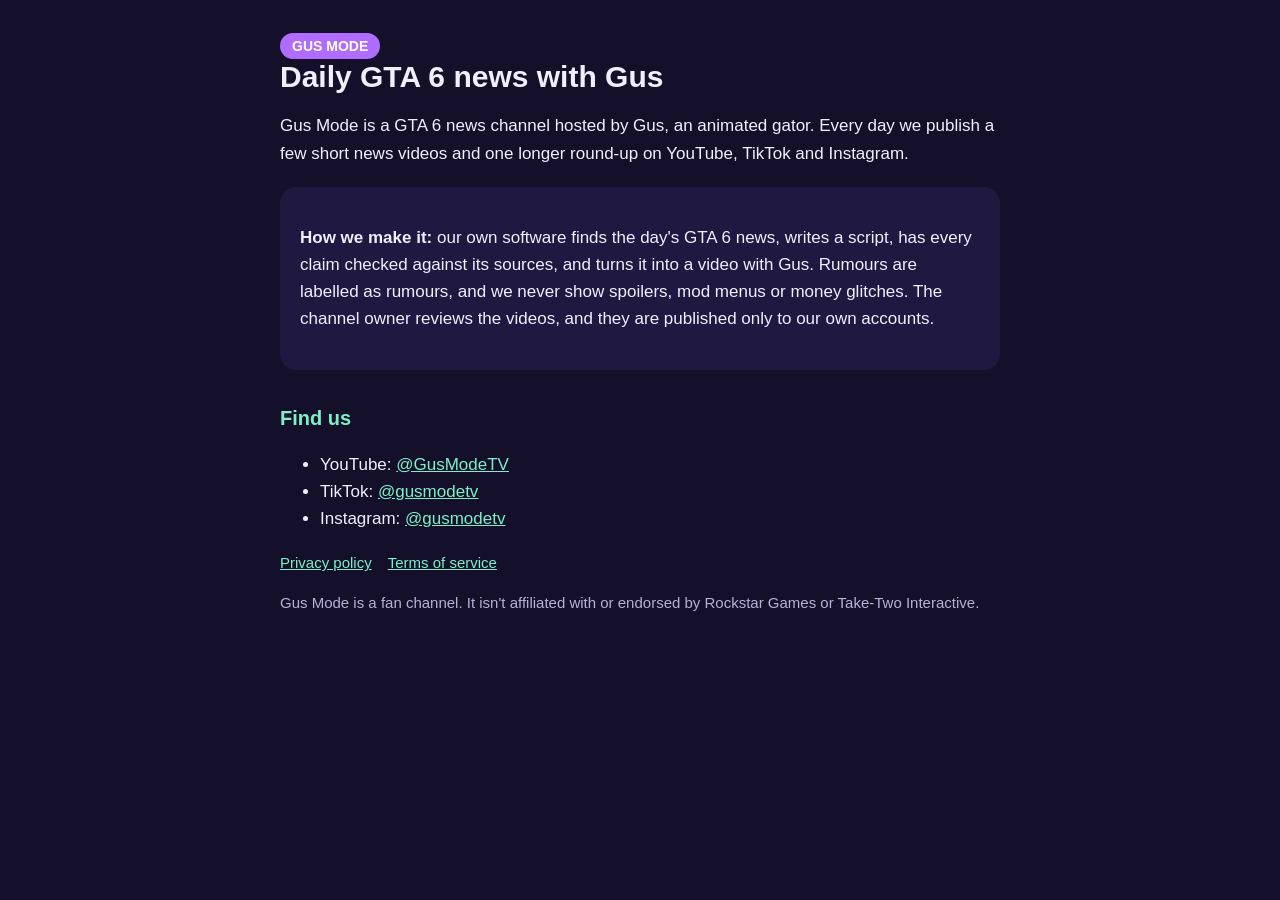
<file: index.html>
<!DOCTYPE html>
<html lang="en"><head><meta charset="utf-8"><meta name="viewport" content="width=device-width, initial-scale=1">
<title>Gus Mode: daily GTA 6 news</title><link rel="stylesheet" href="style.css"></head>
<body><main>
<span class="badge">GUS MODE</span>
<h1>Daily GTA 6 news with Gus</h1>
<p>Gus Mode is a GTA 6 news channel hosted by Gus, an animated gator. Every day we publish a few short news videos
and one longer round-up on YouTube, TikTok and Instagram.</p>
<div class="card">
<p><b>How we make it:</b> our own software finds the day's GTA 6 news, writes a script, has every claim checked
against its sources, and turns it into a video with Gus. Rumours are labelled as rumours, and we never show spoilers,
mod menus or money glitches. The channel owner reviews the videos, and they are published only to our own accounts.</p>
</div>
<h2>Find us</h2>
<ul>
<li>YouTube: <a href="https://www.youtube.com/@GusModeTV">@GusModeTV</a></li>
<li>TikTok: <a href="https://www.tiktok.com/@gusmodetv">@gusmodetv</a></li>
<li>Instagram: <a href="https://www.instagram.com/gusmodetv/">@gusmodetv</a></li>
</ul>
<nav><a href="privacy.html">Privacy policy</a><a href="terms.html">Terms of service</a></nav>
<p class="muted">Gus Mode is a fan channel. It isn't affiliated with or endorsed by Rockstar Games or Take-Two Interactive.</p>
</main></body></html>
</file>
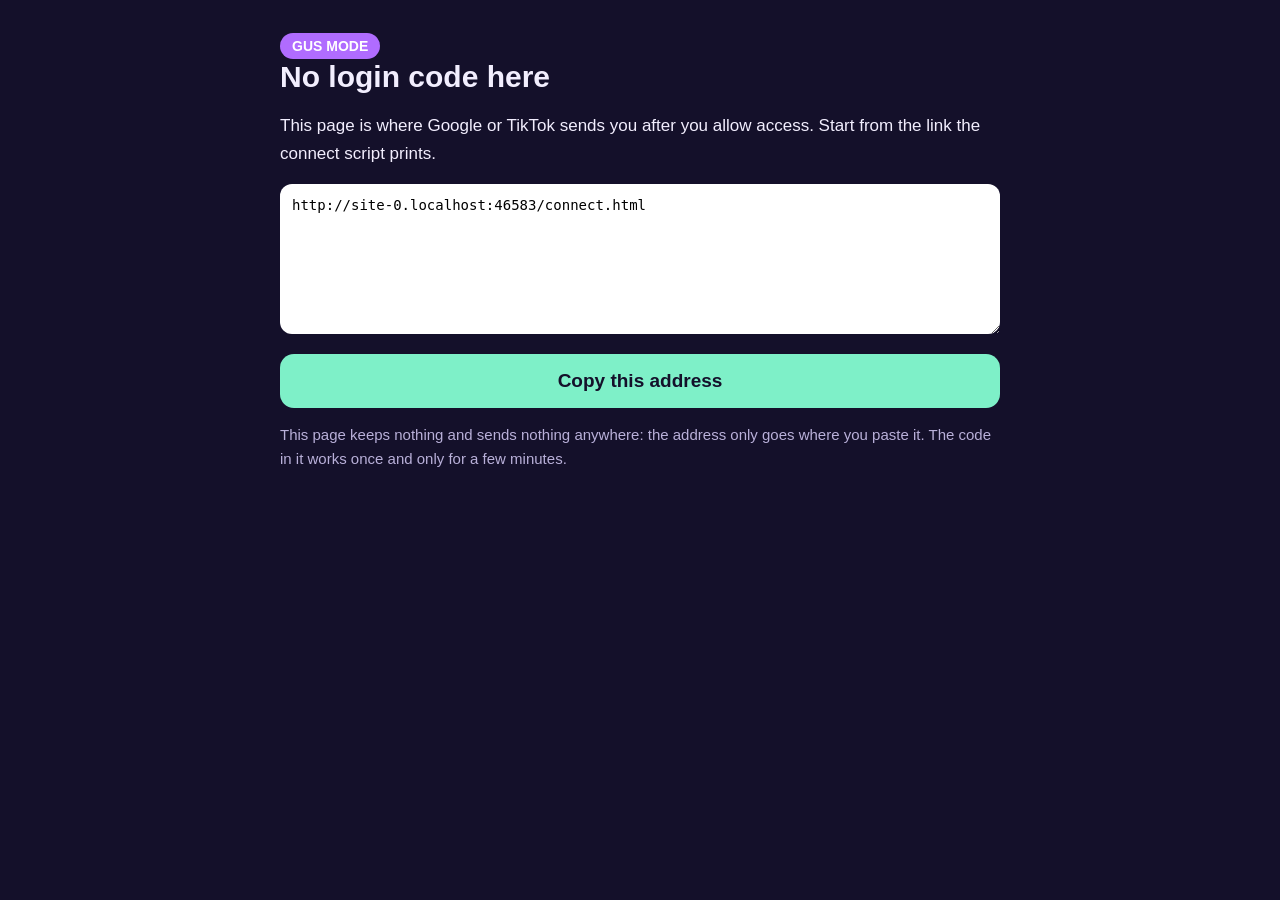
<file: connect.html>
<!DOCTYPE html>
<html lang="en"><head><meta charset="utf-8"><meta name="viewport" content="width=device-width, initial-scale=1">
<meta name="robots" content="noindex"><meta name="referrer" content="no-referrer">
<title>Connect · Gus Mode</title><link rel="stylesheet" href="style.css"></head>
<body><main>
<span class="badge">GUS MODE</span>
<h1 id="title">Almost connected</h1>
<p id="what">Copy this page's address and paste it into the terminal where the connect script is waiting.</p>
<textarea id="addr" readonly></textarea>
<button id="copy">Copy this address</button>
<p class="muted">This page keeps nothing and sends nothing anywhere: the address only goes where you paste it. The code in
it works once and only for a few minutes.</p>
<script>
  var a = document.getElementById("addr"), b = document.getElementById("copy");
  a.value = window.location.href;
  if (!/[?&]code=/.test(window.location.search)) {
    document.getElementById("title").textContent = "No login code here";
    document.getElementById("what").textContent = /[?&]error=/.test(window.location.search)
      ? "The login was cancelled or refused. Run the connect script again and use its new link."
      : "This page is where Google or TikTok sends you after you allow access. Start from the link the connect script prints.";
  }
  b.onclick = function () {
    a.focus(); a.select(); a.setSelectionRange(0, 99999);
    var done = function () { b.textContent = "Copied! Now paste it in the terminal"; };
    if (navigator.clipboard) { navigator.clipboard.writeText(a.value).then(done, function () { document.execCommand("copy"); done(); }); }
    else { document.execCommand("copy"); done(); }
  };
</script>
</main></body></html>
</file>
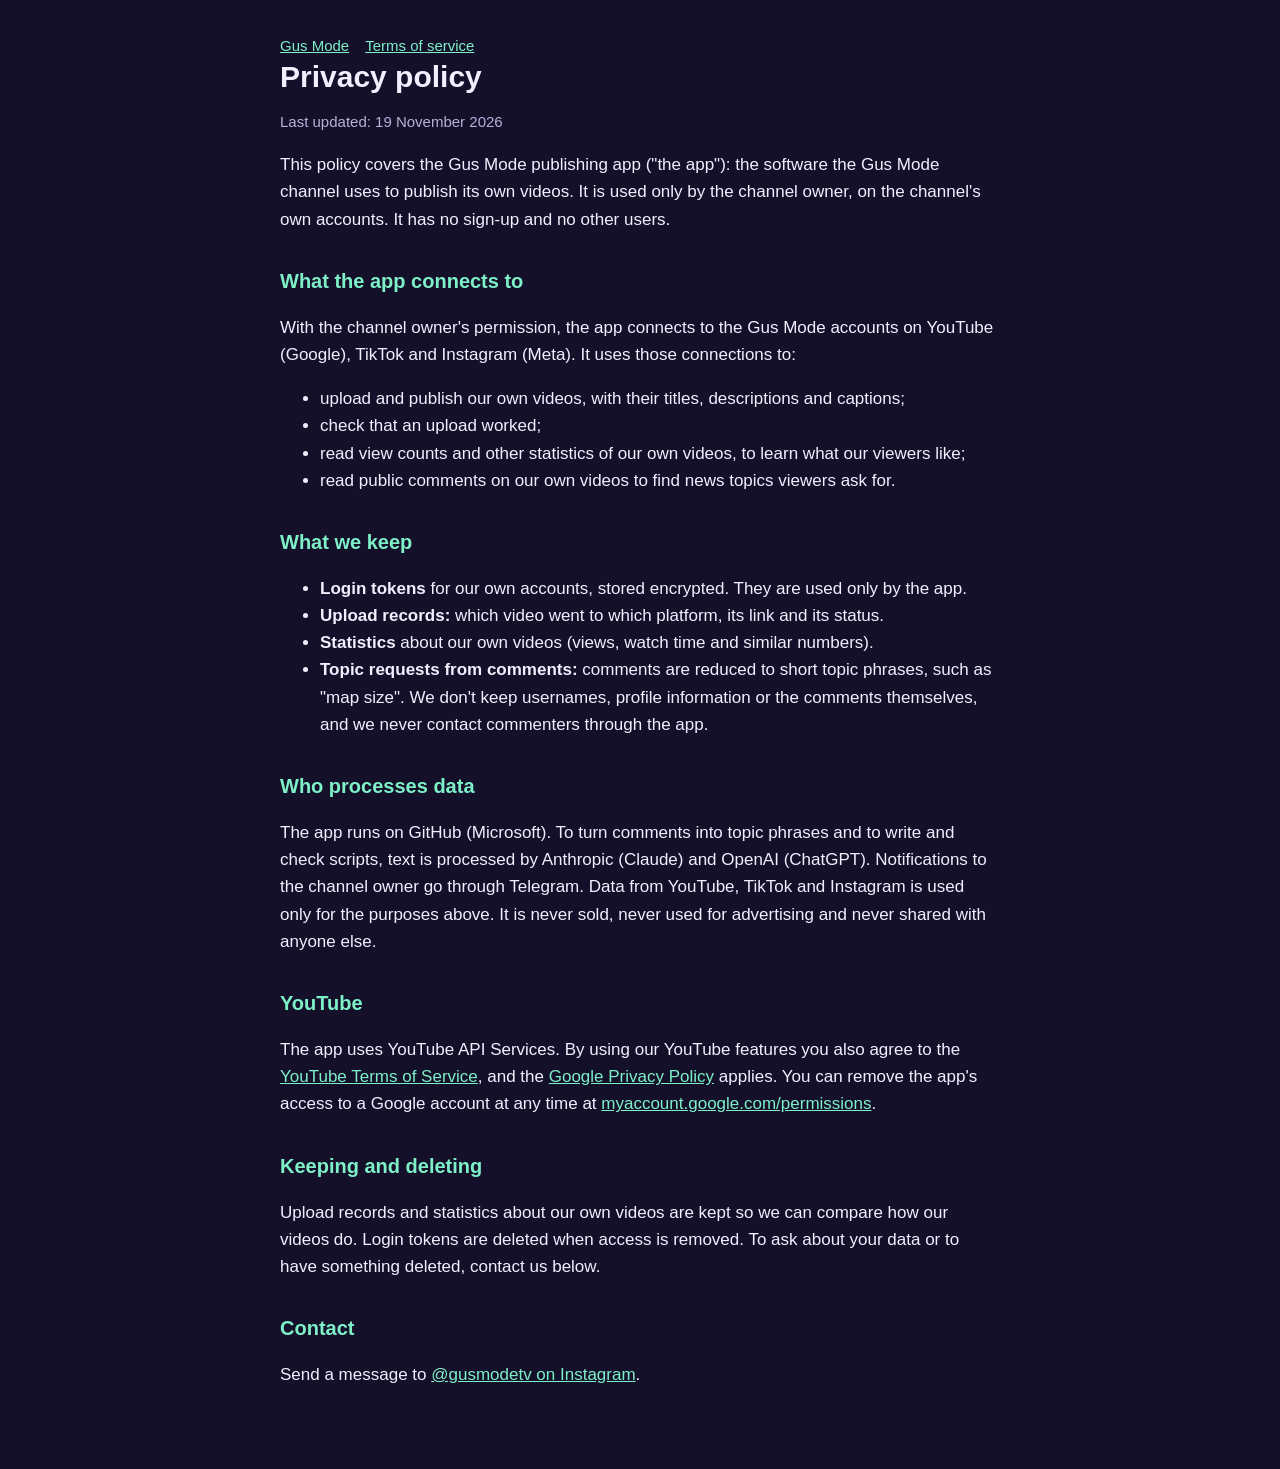
<file: privacy.html>
<!DOCTYPE html>
<html lang="en"><head><meta charset="utf-8"><meta name="viewport" content="width=device-width, initial-scale=1">
<title>Privacy policy · Gus Mode</title><link rel="stylesheet" href="style.css"></head>
<body><main>
<nav><a href="index.html">Gus Mode</a><a href="terms.html">Terms of service</a></nav>
<h1>Privacy policy</h1>
<p class="muted">Last updated: 19 November 2026</p>

<p>This policy covers the Gus Mode publishing app ("the app"): the software the Gus Mode channel uses to publish its
own videos. It is used only by the channel owner, on the channel's own accounts. It has no sign-up and no other users.</p>

<h2>What the app connects to</h2>
<p>With the channel owner's permission, the app connects to the Gus Mode accounts on YouTube (Google), TikTok and
Instagram (Meta). It uses those connections to:</p>
<ul>
<li>upload and publish our own videos, with their titles, descriptions and captions;</li>
<li>check that an upload worked;</li>
<li>read view counts and other statistics of our own videos, to learn what our viewers like;</li>
<li>read public comments on our own videos to find news topics viewers ask for.</li>
</ul>

<h2>What we keep</h2>
<ul>
<li><b>Login tokens</b> for our own accounts, stored encrypted. They are used only by the app.</li>
<li><b>Upload records:</b> which video went to which platform, its link and its status.</li>
<li><b>Statistics</b> about our own videos (views, watch time and similar numbers).</li>
<li><b>Topic requests from comments:</b> comments are reduced to short topic phrases, such as "map size". We don't keep
usernames, profile information or the comments themselves, and we never contact commenters through the app.</li>
</ul>

<h2>Who processes data</h2>
<p>The app runs on GitHub (Microsoft). To turn comments into topic phrases and to write and check scripts, text is
processed by Anthropic (Claude) and OpenAI (ChatGPT). Notifications to the channel owner go through Telegram. Data from
YouTube, TikTok and Instagram is used only for the purposes above. It is never sold, never used for advertising and
never shared with anyone else.</p>

<h2>YouTube</h2>
<p>The app uses YouTube API Services. By using our YouTube features you also agree to the
<a href="https://www.youtube.com/t/terms">YouTube Terms of Service</a>, and the
<a href="https://policies.google.com/privacy">Google Privacy Policy</a> applies. You can remove the app's access to a
Google account at any time at <a href="https://myaccount.google.com/permissions">myaccount.google.com/permissions</a>.</p>

<h2>Keeping and deleting</h2>
<p>Upload records and statistics about our own videos are kept so we can compare how our videos do. Login tokens are
deleted when access is removed. To ask about your data or to have something deleted, contact us below.</p>

<h2>Contact</h2>
<p>Send a message to <a href="https://www.instagram.com/gusmodetv/">@gusmodetv on Instagram</a>.</p>
</main></body></html>
</file>
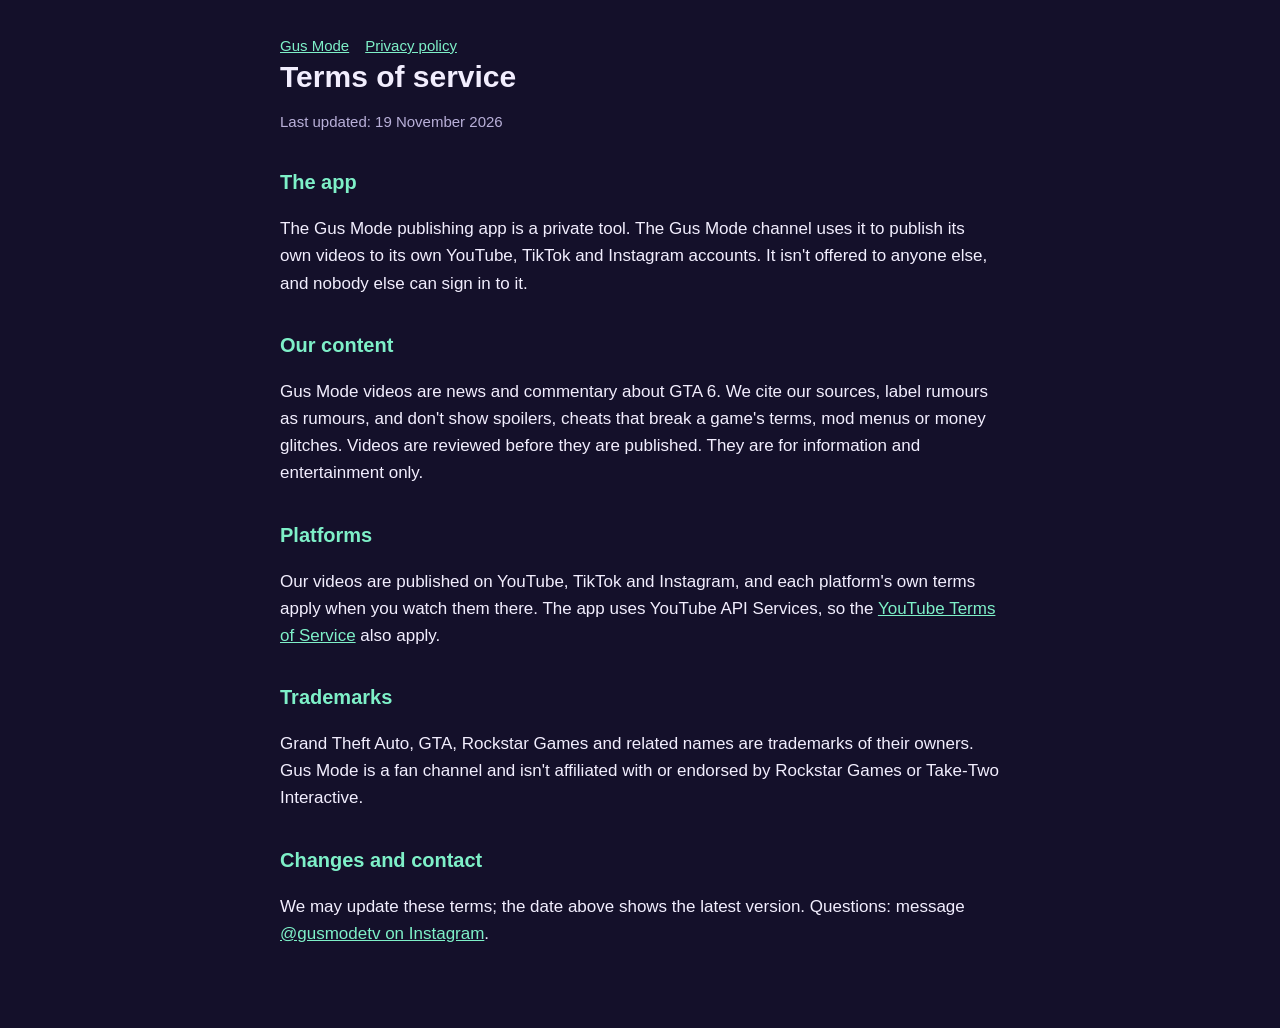
<file: terms.html>
<!DOCTYPE html>
<html lang="en"><head><meta charset="utf-8"><meta name="viewport" content="width=device-width, initial-scale=1">
<title>Terms of service · Gus Mode</title><link rel="stylesheet" href="style.css"></head>
<body><main>
<nav><a href="index.html">Gus Mode</a><a href="privacy.html">Privacy policy</a></nav>
<h1>Terms of service</h1>
<p class="muted">Last updated: 19 November 2026</p>

<h2>The app</h2>
<p>The Gus Mode publishing app is a private tool. The Gus Mode channel uses it to publish its own videos to its own
YouTube, TikTok and Instagram accounts. It isn't offered to anyone else, and nobody else can sign in to it.</p>

<h2>Our content</h2>
<p>Gus Mode videos are news and commentary about GTA 6. We cite our sources, label rumours as rumours, and don't show
spoilers, cheats that break a game's terms, mod menus or money glitches. Videos are reviewed before they are published.
They are for information and entertainment only.</p>

<h2>Platforms</h2>
<p>Our videos are published on YouTube, TikTok and Instagram, and each platform's own terms apply when you watch them
there. The app uses YouTube API Services, so the <a href="https://www.youtube.com/t/terms">YouTube Terms of Service</a>
also apply.</p>

<h2>Trademarks</h2>
<p>Grand Theft Auto, GTA, Rockstar Games and related names are trademarks of their owners. Gus Mode is a fan channel and
isn't affiliated with or endorsed by Rockstar Games or Take-Two Interactive.</p>

<h2>Changes and contact</h2>
<p>We may update these terms; the date above shows the latest version. Questions: message
<a href="https://www.instagram.com/gusmodetv/">@gusmodetv on Instagram</a>.</p>
</main></body></html>
</file>
<file: style.css>
:root { --bg:#14102a; --card:#1f1840; --text:#f2eefe; --muted:#b9b0d9; --accent:#7ef0c8; --accent2:#b06cff; }
* { box-sizing: border-box; }
body { margin:0; background:var(--bg); color:var(--text); font:17px/1.6 -apple-system, "Segoe UI", Roboto, sans-serif; }
main { max-width: 760px; margin: 0 auto; padding: 32px 20px 64px; }
h1 { font-size: 30px; line-height:1.2; margin: 0 0 6px; }
h2 { font-size: 20px; margin: 32px 0 8px; color: var(--accent); }
p, li { color: var(--text); }
.muted { color: var(--muted); font-size: 15px; }
a { color: var(--accent); }
.card { background: var(--card); border-radius: 16px; padding: 20px; margin: 20px 0; }
nav a { margin-right: 16px; font-size: 15px; }
.badge { display:inline-block; background: var(--accent2); color:#fff; border-radius: 999px; padding: 2px 12px; font-size: 14px; font-weight: 600; }
textarea { width:100%; min-height: 150px; font: 14px/1.4 ui-monospace, Menlo, monospace; border-radius: 12px; padding: 12px; border: 0; }
button { width:100%; font-size: 19px; font-weight: 700; padding: 16px; border: 0; border-radius: 14px; background: var(--accent); color: #14102a; margin-top: 12px; }
</file>
